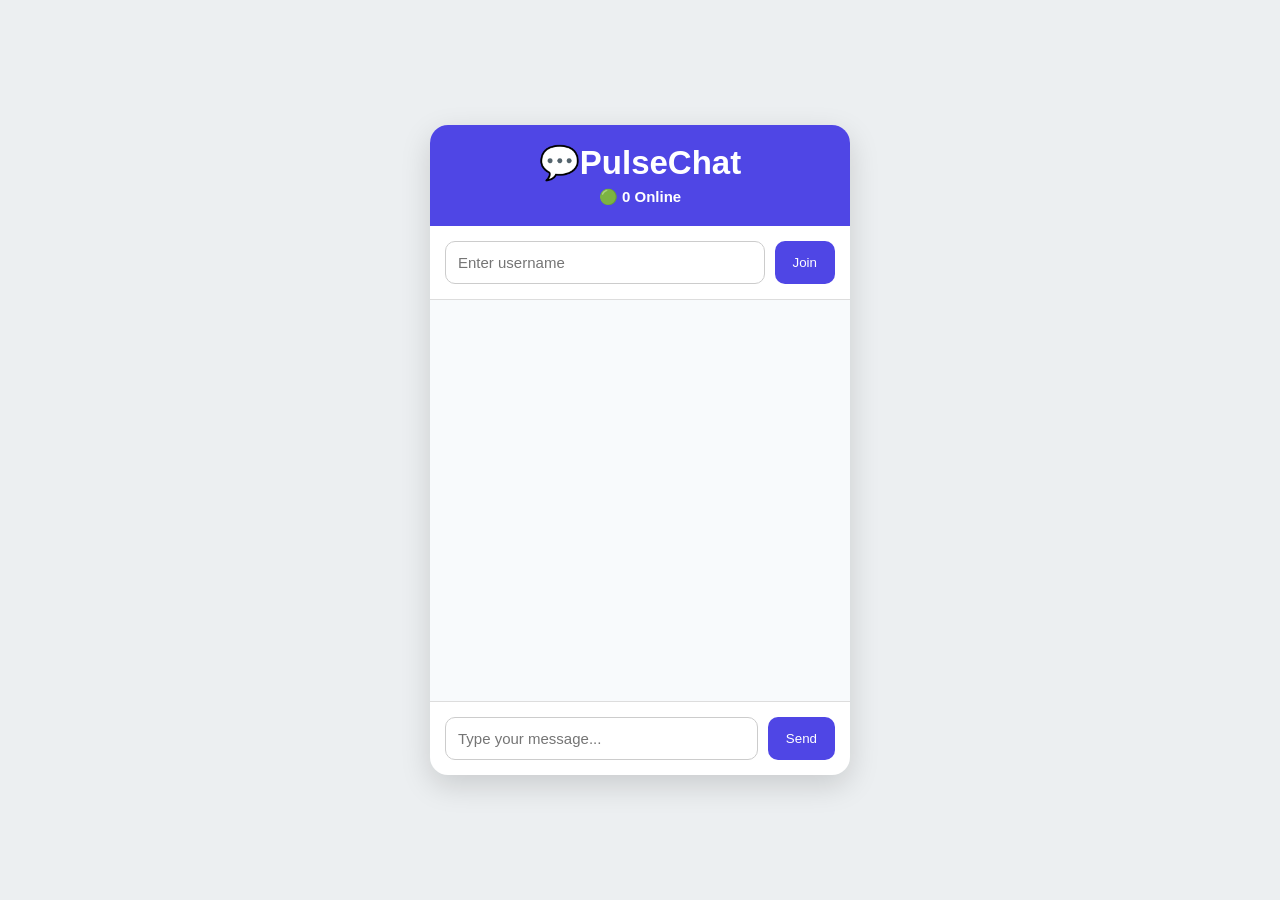
<file: frontend/index.html>
<!DOCTYPE html>
<html lang="en">
<head>
    <meta charset="UTF-8">
    <meta name="viewport" content="width=device-width, initial-scale=1.0">
    <title>Chat App</title>
    <link rel="stylesheet" href="style.css">
</head>
<body>
    <div class="chat-container">
        <div class="header">
            <h2>💬PulseChat </h2>
            <span id="onlineCount" class="onlineCount">🟢 0 Online</span>
        </div>
        <div class="join-section">
            <input
                type="text"
                id="username"
                placeholder="Enter username">
            <button id="joinBtn" class="joinBtn">
                <span id="joinText">Join</span>
                <div id="joinSpinner" class="spinner hidden"></div>
            </button>
        </div>
        <div id="messages"></div>
        <div id="typingIndicator" class="typing-indicator hidden">
            <span id="typingText"></span>
            <div class="typing-dots">
                <span></span>
                <span></span>
                <span></span>
            </div>
        </div>
        <div class="message-section">
            <input
                type="text"
                id="messageInput"
                placeholder="Type your message...">
            <button id="sendBtn">Send</button>
        </div>
    </div>
    <script src="script.js"></script>
</body>
</html>
</file>
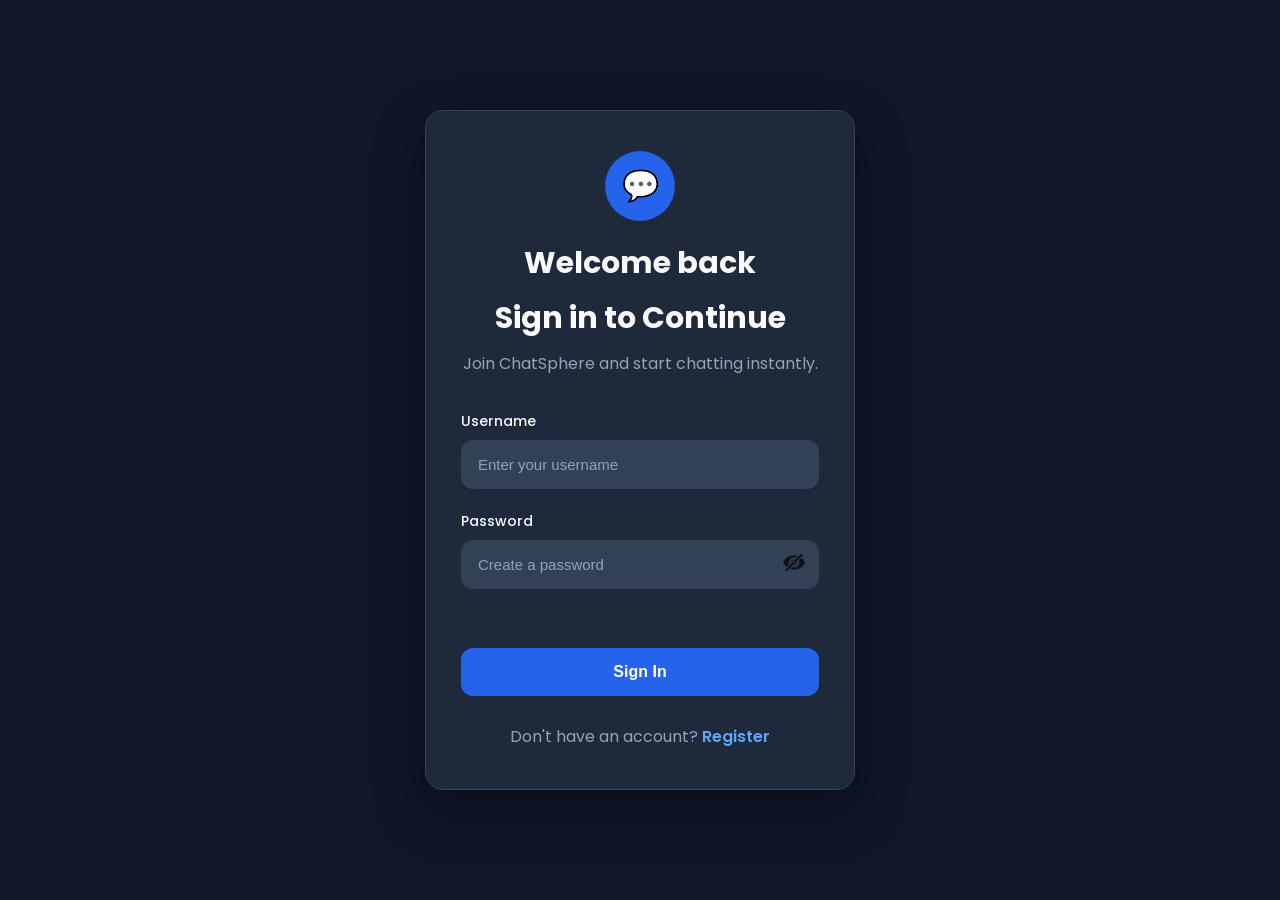
<file: frontend/login.html>
<!DOCTYPE html>
<html lang="en">

<head>
    <meta charset="UTF-8">
    <meta name="viewport" content="width=device-width, initial-scale=1.0">

    <title>Sign In to Account | ChatSphere</title>

    <link rel="stylesheet" href="css/auth.css">

    <link rel="preconnect" href="https://fonts.googleapis.com">
    <link rel="preconnect" href="https://fonts.gstatic.com" crossorigin>

    <link href="https://fonts.googleapis.com/css2?family=Poppins:wght@300;400;500;600;700&display=swap"
        rel="stylesheet">
</head>

<body>
    <main class="container">
        <section class="auth-card">
            <div class="logo">
                💬
            </div>
            <h1>Welcome back</h1>
            <h1>Sign in to Continue</h1>
            <p class="subtitle">
                Join ChatSphere and start chatting instantly.
            </p>
            <form id="LoginForm">
                <div class="input-group">
                    <label for="username">Username</label>
                    <input type="text" id="username" placeholder="Enter your username" autocomplete="username" required>
                </div>
                <div class="input-group">
                    <label for="password">Password</label>
                    <div class="password-box">
                        <input type="password" id="password" placeholder="Create a password" autocomplete="new-password"
                            required>
                        <button type="button" id="togglePassword" class="eye-btn">
                            <img src="assets/eyeclosed.png" alt="Show Password" class="eye-icon">
                        </button>
                    </div>
                </div>
                <p id="message" class="message"></p>
                <button id="loginBtn" class="primary-btn" type="submit">
                    Sign In
                </button>
            </form>
            <p class="switch-page">
                Don't have an account?
                <a href="register.html">
                    Register
                </a>
            </p>
        </section>
    </main>
    <script src="js/config.js"></script>
    <script src="js/api.js"></script>
    <script src="js/login.js"></script>

</body>

</html>
</file>
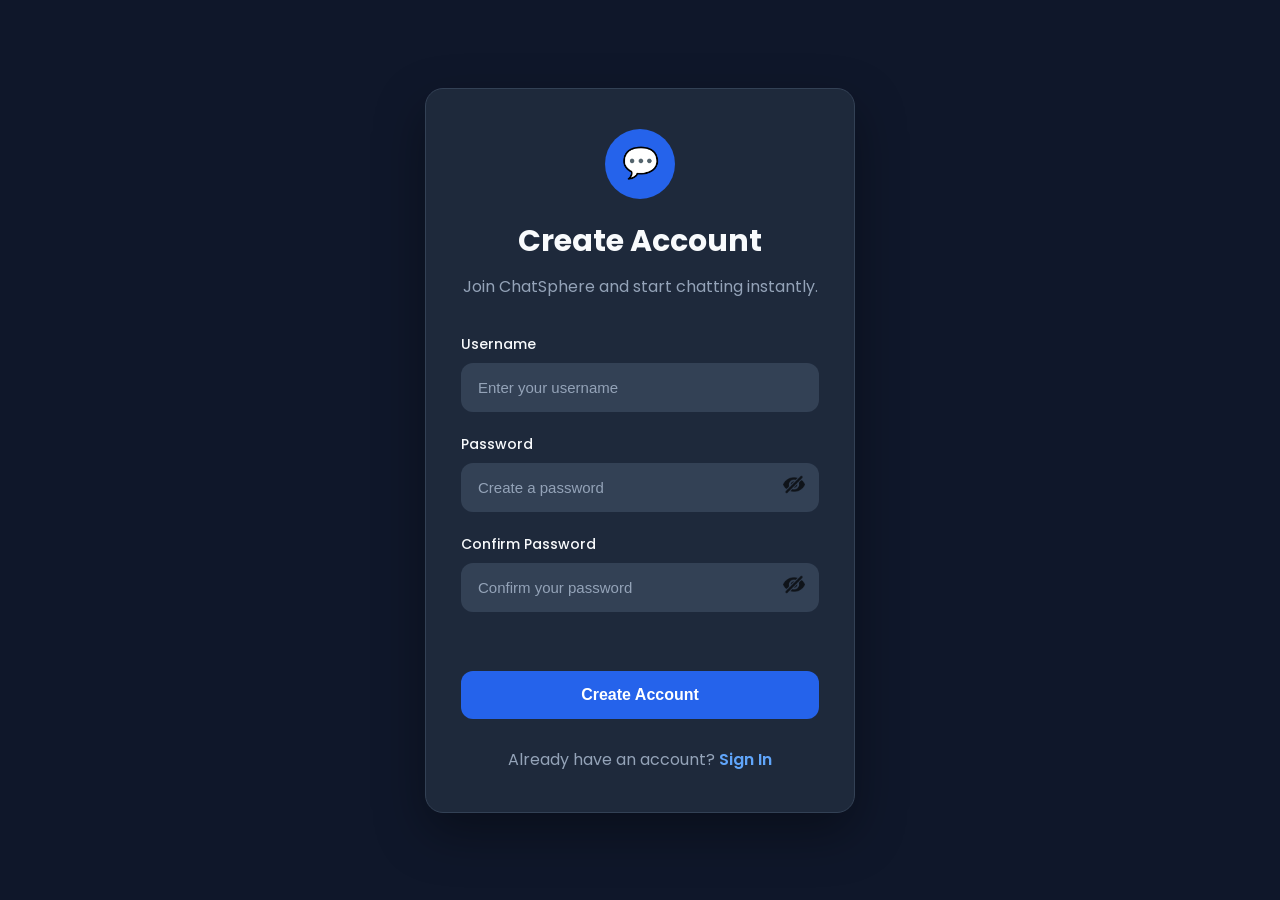
<file: frontend/register.html>
<!DOCTYPE html>
<html lang="en">

<head>
    <meta charset="UTF-8">
    <meta name="viewport" content="width=device-width, initial-scale=1.0">

    <title>Create Account | ChatSphere</title>

    <link rel="stylesheet" href="css/auth.css">

    <link rel="preconnect" href="https://fonts.googleapis.com">
    <link rel="preconnect" href="https://fonts.gstatic.com" crossorigin>

    <link href="https://fonts.googleapis.com/css2?family=Poppins:wght@300;400;500;600;700&display=swap"
        rel="stylesheet">
</head>

<body>
    <main class="container">
        <section class="auth-card">
            <div class="logo">
                💬
            </div>
            <h1>Create Account</h1>
            <p class="subtitle">
                Join ChatSphere and start chatting instantly.
            </p>
            <form id="registerForm">
                <div class="input-group">
                    <label for="username">Username</label>
                    <input type="text" id="username" placeholder="Enter your username" autocomplete="username" required>
                </div>
                <div class="input-group">
                    <label for="password">Password</label>
                    <div class="password-box">
                        <input type="password" id="password" placeholder="Create a password" autocomplete="new-password"
                            required>
                        <button type="button" id="togglePassword" class="eye-btn">
                            <img src="assets/eyeclosed.png" alt="Show Password" class="eye-icon">
                        </button>
                    </div>
                </div>
                <div class="input-group">
                    <label for="confirmPassword">
                        Confirm Password
                    </label>
                    <div class="password-box">
                        <input type="password" id="confirmPassword" placeholder="Confirm your password"
                            autocomplete="new-password" required>
                        <button type="button" id="toggleConfirmPassword" class="eye-btn">
                            <img src="assets/eyeclosed.png" alt="Show Password" class="eye-icon">
                        </button>
                    </div>
                </div>
                <p id="message" class="message"></p>
                <button id="registerBtn" class="primary-btn" type="submit">
                    Create Account
                </button>
            </form>
            <p class="switch-page">
                Already have an account?
                <a href="login.html">
                    Sign In
                </a>
            </p>
        </section>
    </main>
    <script src="js/config.js"></script>
    <script src="js/api.js"></script>
    <script src="js/register.js"></script>
</body>
</html>
</file>
<file: frontend/style.css>
*{
    margin:0;
    padding:0;
    box-sizing:border-box;
    font-family:Arial, Helvetica, sans-serif;
}

body{
    background:#eceff1;
    display:flex;
    justify-content:center;
    align-items:center;
    height:100vh;
}

.chat-container{
    width:420px;
    height:650px;
    background:white;
    border-radius:18px;
    display:flex;
    flex-direction:column;
    overflow:hidden;
    box-shadow:0 10px 30px rgba(0,0,0,.15);
}

.header{
    background:#4f46e5;
    color:white;
    text-align:center;
    padding:18px;
    font-size:22px;
    font-weight:bold;
}

.join-section{
    display:flex;
    gap:10px;
    padding:15px;
    border-bottom:1px solid #ddd;
}

.join-section input{
    flex:1;
}

.message-section input{
    flex:1;
}

input{
    padding:12px;
    border:1px solid #ccc;
    border-radius:10px;
    outline:none;
    font-size:15px;
    transition:.2s;
}

input:focus{
    border-color:#4f46e5;
}

button{
    display:flex;
    align-items: center;
    justify-content: center;
    gap:8px;
    background:#4f46e5;
    color:white;
    border:none;
    padding:12px 18px;
    border-radius:10px;
    cursor:pointer;
    transition:.2s;
}

button:hover{
    background:#4338ca;
}

#messages{
    flex:1;
    overflow-y:auto;
    min-height: 0;
    padding:15px;
    background:#f8fafc;
    scrollbar-width: none;
}
#messages::-webkit-scrollbar{
    display:none;
}
.message{
    background:white;
    padding:10px 14px;
    margin-bottom:10px;
    border-radius:12px;
    width:fit-content;
    max-width:80%;
    box-shadow:0 2px 8px rgba(0,0,0,.08);
    word-wrap:break-word;
}

.mine{
    margin-left:auto;
    background: rgba(79, 234, 79, 0.87);
}
.message-section{
    display:flex;
    gap:10px;
    padding:15px;
    border-top:1px solid #ddd;
}

button:disabled{
    opacity: 0.6;
    cursor: not-allowed;
}
input:disabled{
    opacity: 0.5;
    cursor: not-allowed;
}

.user-joined-container{
    display: flex;
    justify-content: center;
    align-items: center;
    width: 100%;
    margin-bottom: 5px;
}
.user-joined{
    width: fit-content;
    background-color: rgba(128, 128, 128, 0.478);
    color: green;
    font-size: 10px;
    padding: 5px;
    border-radius: 8px;

}
.user-left-container{
    display: flex;
    justify-content: center;
    align-items: center;
    width: 100%;
    margin-bottom: 5px;
}
.user-left{
    width: fit-content;
    background-color: rgba(128, 128, 128, 0.478);
    color: rgb(128, 0, 0);
    font-size: 10px;
    padding: 5px;
    border-radius: 8px;

}


.onlineCount{
    font-size: 15px;
}

.spinner{
    width:14px;
    height:14px;
    border:2px solid rgba(255,255,255,.4);
    border-top:2px solid white;
    border-radius:50%;
    animation:spin .7s linear infinite;
}

.hidden{
    display: none !important;
}

.typing-indicator{
    display:flex;
    align-items:center;
    gap:10px;
    height: 24px;
    padding: 0 15px;


    color:#666;
    font-size:14px;
    font-style:italic;

    min-height:34px;
    transition:opacity .25s ease;
}


.typing-dots{
    display:flex;
    gap:4px;
}

.typing-dots span{
    width:4px;
    height:4px;

    border-radius:50%;
    background:#777;

    animation:bounce 1.2s infinite;
}
.typing-dots span:nth-child(2){
    animation-delay:.2s;
}

.typing-dots span:nth-child(3){
    animation-delay:.4s;
}

@keyframes spin {
    to{
        transform: rotate(360deg);
    }
}

@keyframes bounce{

    0%,80%,100%{
        transform:scale(.7);
        opacity:.4;
    }

    40%{
        transform:scale(1.2);
        opacity:1;
    }

}
</file>
<file: frontend/css/auth.css>
/* ===== Reset ===== */

*{
    margin:0;
    padding:0;
    box-sizing:border-box;
}

body{
    font-family:'Poppins',sans-serif;
    background:#0F172A;
    color:#F8FAFC;

    min-height:100vh;

    display:flex;
    justify-content:center;
    align-items:center;
}

/* ===== Container ===== */

.container{
    width:100%;
    display:flex;
    justify-content:center;
    align-items:center;
    padding:20px;
}

/* ===== Card ===== */

.auth-card{

    width:100%;
    max-width:430px;

    background:#1E293B;

    border:1px solid #334155;
    border-radius:18px;

    padding:40px 35px;

    box-shadow:0 20px 50px rgba(0,0,0,.35);

    animation:fadeIn .5s ease;
}

/* ===== Logo ===== */

.logo{

    width:70px;
    height:70px;

    margin:0 auto 20px;

    border-radius:50%;

    background:#2563EB;

    display:flex;
    justify-content:center;
    align-items:center;

    font-size:30px;
}

/* ===== Heading ===== */

.auth-card h1{

    text-align:center;
    font-size:30px;

    margin-bottom:10px;
}

.subtitle{

    text-align:center;

    color:#94A3B8;

    margin-bottom:35px;
}

/* ===== Form ===== */

.input-group{

    display:flex;
    flex-direction:column;

    margin-bottom:22px;
}

.input-group label{

    margin-bottom:8px;

    font-size:14px;
    font-weight:500;
}

/* ===== Inputs ===== */

.input-group input{

    width:100%;

    background:#334155;

    border:2px solid transparent;

    color:white;

    font-size:15px;

    padding:14px 15px;

    border-radius:12px;

    outline:none;

    transition:.25s;
}

.input-group input::placeholder{

    color:#94A3B8;
}

.input-group input:focus{

    border-color:#3B82F6;

    box-shadow:0 0 12px rgba(59,130,246,.35);
}

/* ===== Password ===== */

.password-box{

    position:relative;
}

.eye-btn{

    position:absolute;

    top:50%;
    right:14px;

    transform:translateY(-50%);

    background:none;

    border:none;

    cursor:pointer;

    font-size:18px;
}

.eye-icon{
    width:22px;
    height:22px;
    opacity:.7;
    transition:.2s;
}

.eye-btn:hover .eye-icon{
    opacity:1;
    transform:scale(1.1);
}

/* ===== Button ===== */

.primary-btn{

    width:100%;

    margin-top:10px;

    padding:15px;

    border:none;

    border-radius:12px;

    background:#2563EB;

    color:white;

    font-size:16px;
    font-weight:600;

    cursor:pointer;

    transition:.25s;
}

.primary-btn:hover{

    background:#1D4ED8;

    transform:translateY(-2px);
}

.primary-btn:active{

    transform:scale(.98);
}

/* ===== Message ===== */

.message{

    text-align:center;

    min-height:22px;

    margin-top:-5px;
    margin-bottom:10px;

    font-size:14px;
}

/* ===== Bottom Link ===== */

.switch-page{

    margin-top:28px;

    text-align:center;

    color:#94A3B8;
}

.switch-page a{

    color:#60A5FA;

    text-decoration:none;

    font-weight:600;
}

.switch-page a:hover{

    text-decoration:underline;
}

/* ===== Animation ===== */

@keyframes fadeIn{

    from{

        opacity:0;
        transform:translateY(20px);
    }

    to{

        opacity:1;
        transform:translateY(0);
    }
}

/* ===== Mobile ===== */

@media(max-width:500px){

    .auth-card{

        padding:30px 22px;
    }

    .auth-card h1{

        font-size:26px;
    }

}
</file>
